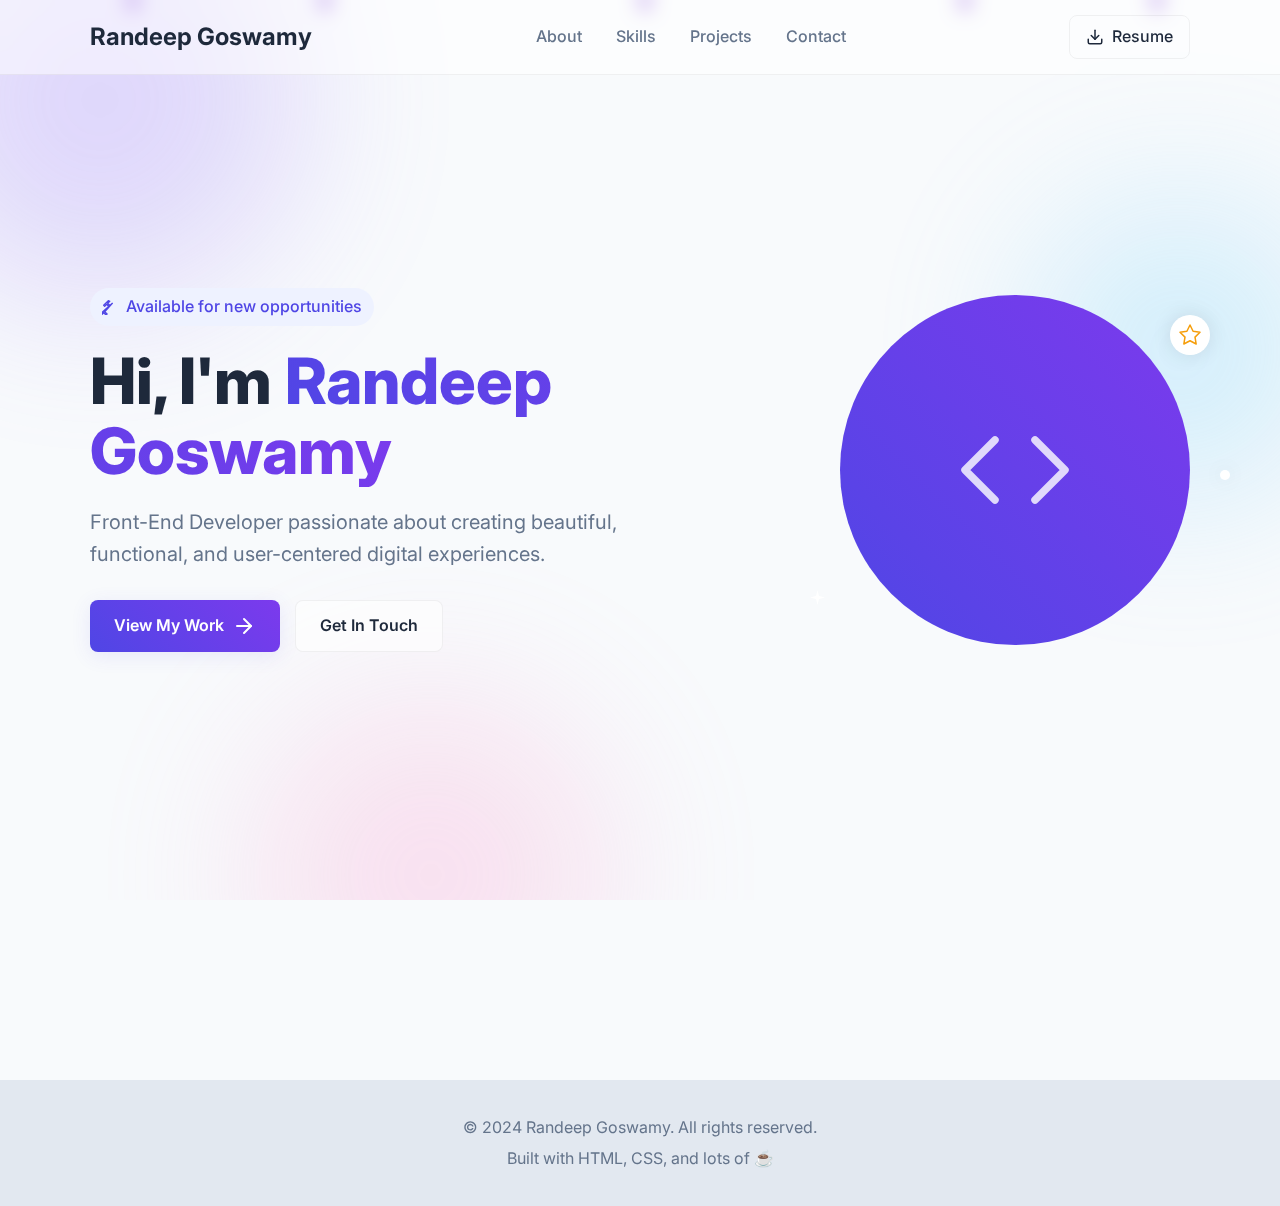
<file: index.html>
<!DOCTYPE html>
<html lang="en">
<head>
  <meta charset="UTF-8">
  <meta name="viewport" content="width=device-width, initial-scale=1.0">
  <title>Randeep Goswamy - Front-End Developer</title>
  <link rel="stylesheet" href="style.css">
  <link href="https://fonts.googleapis.com/css2?family=Inter:wght@400;500;600;700;800&display=swap" rel="stylesheet">
</head>
<body>

  <!-- Animated Background -->
  <div class="background-container">
    <div class="blob blob1"></div>
    <div class="blob blob2"></div>
    <div class="blob blob3"></div>
    <div id="particles-container"></div>
  </div>

  <!-- Header -->
  <header class="header-fixed">
    <div class="container">
      <nav>
        <a href="#" class="logo">Randeep Goswamy</a>
        <div class="nav-links">
          <a href="about.html" target="_blank">About</a>
          <a href="skills.html" target="_blank">Skills</a>
          <a href="projects.html" target="_blank">Projects</a>
          <a href="contact.html" target="_blank">Contact</a>
        </div>
        <a href="#" class="resume-button">
          <svg xmlns="http://www.w3.org/2000/svg" width="24" height="24" viewBox="0 0 24 24" fill="none" stroke="currentColor" stroke-width="2" stroke-linecap="round" stroke-linejoin="round" class="icon"><path d="M21 15v4a2 2 0 0 1-2 2H5a2 2 0 0 1-2-2v-4"/><polyline points="7 10 12 15 17 10"/><line x1="12" y1="15" x2="12" y2="3"/></svg>
          <span>Resume</span>
        </a>
      </nav>
    </div>
  </header>

  <main>
    <!-- Hero Section -->
    <section id="hero" class="hero-section">
      <div class="container hero-content">
        <div class="hero-text">
          <div class="info-badge">
             <svg xmlns="http://www.w3.org/2000/svg" width="24" height="24" viewBox="0 0 24 24" fill="none" stroke="currentColor" stroke-width="2" stroke-linecap="round" stroke-linejoin="round" class="icon"><path d="M15.5 6.5-2 22.03l1.53 1.53 3.03-3.03 3.53 3.53 1.53-1.53-3.53-3.53 3.03-3.03ZM9.5 2.5l-7 7 1.53 1.53 3.03-3.03 3.53 3.53 1.53-1.53-3.53-3.53 3.03-3.03Z"/></svg>
            <span>Available for new opportunities</span>
          </div>
          <h1>Hi, I'm <span class="gradient-text">Randeep Goswamy</span></h1>
          <p>Front-End Developer passionate about creating beautiful, functional, and user-centered digital experiences.</p>
          <div class="hero-buttons">
            <a href="#projects" class="btn btn-primary">
              <span>View My Work</span>
              <svg xmlns="http://www.w3.org/2000/svg" width="24" height="24" viewBox="0 0 24 24" fill="none" stroke="currentColor" stroke-width="2" stroke-linecap="round" stroke-linejoin="round" class="icon"><line x1="5" y1="12" x2="19" y2="12"/><polyline points="12 5 19 12 12 19"/></svg>
            </a>
            <a href="#contact" class="btn btn-secondary">Get In Touch</a>
          </div>
        </div>
        <div class="hero-image-container">
          <div class="hero-circle">
            <svg xmlns="http://www.w3.org/2000/svg" width="100" height="100" viewBox="0 0 24 24" fill="none" stroke="currentColor" stroke-width="1.5" stroke-linecap="round" stroke-linejoin="round" class="icon"><polyline points="16 18 22 12 16 6"/><polyline points="8 6 2 12 8 18"/></svg>
          </div>
          <div class="hero-decoration star">
            <svg xmlns="http://www.w3.org/2000/svg" width="24" height="24" viewBox="0 0 24 24" fill="none" stroke="currentColor" stroke-width="1.5" stroke-linecap="round" stroke-linejoin="round" class="icon"><polygon points="12 2 15.09 8.26 22 9.27 17 14.14 18.18 21.02 12 17.77 5.82 21.02 7 14.14 2 9.27 8.91 8.26 12 2"/></svg>
          </div>
          <div class="hero-decoration plus"></div>
          <div class="hero-decoration dot"></div>
        </div>
      </div>
    </section>

<div class="particles">
  <!-- Create multiple particles -->
  <span style="left: 10%; animation-delay: 0s;"></span>
  <span style="left: 25%; animation-delay: 2s;"></span>
  <span style="left: 50%; animation-delay: 4s;"></span>
  <span style="left: 75%; animation-delay: 1s;"></span>
  <span style="left: 90%; animation-delay: 3s;"></span>
  <span style="left: 10%; animation-delay: 0s;"></span>
  <span style="left: 25%; animation-delay: 2s;"></span>
  <span style="left: 50%; animation-delay: 4s;"></span>
  <span style="left: 75%; animation-delay: 1s;"></span>
  <span style="left: 90%; animation-delay: 3s;"></span>
</div>

    
    

    
    
  <!-- Footer -->
  <footer>
    <div class="container">
      <p>© 2024 Randeep Goswamy. All rights reserved.</p>
      <p>Built with HTML, CSS, and lots of ☕</p>
    </div>
  </footer>

</body>
</html>
</file>
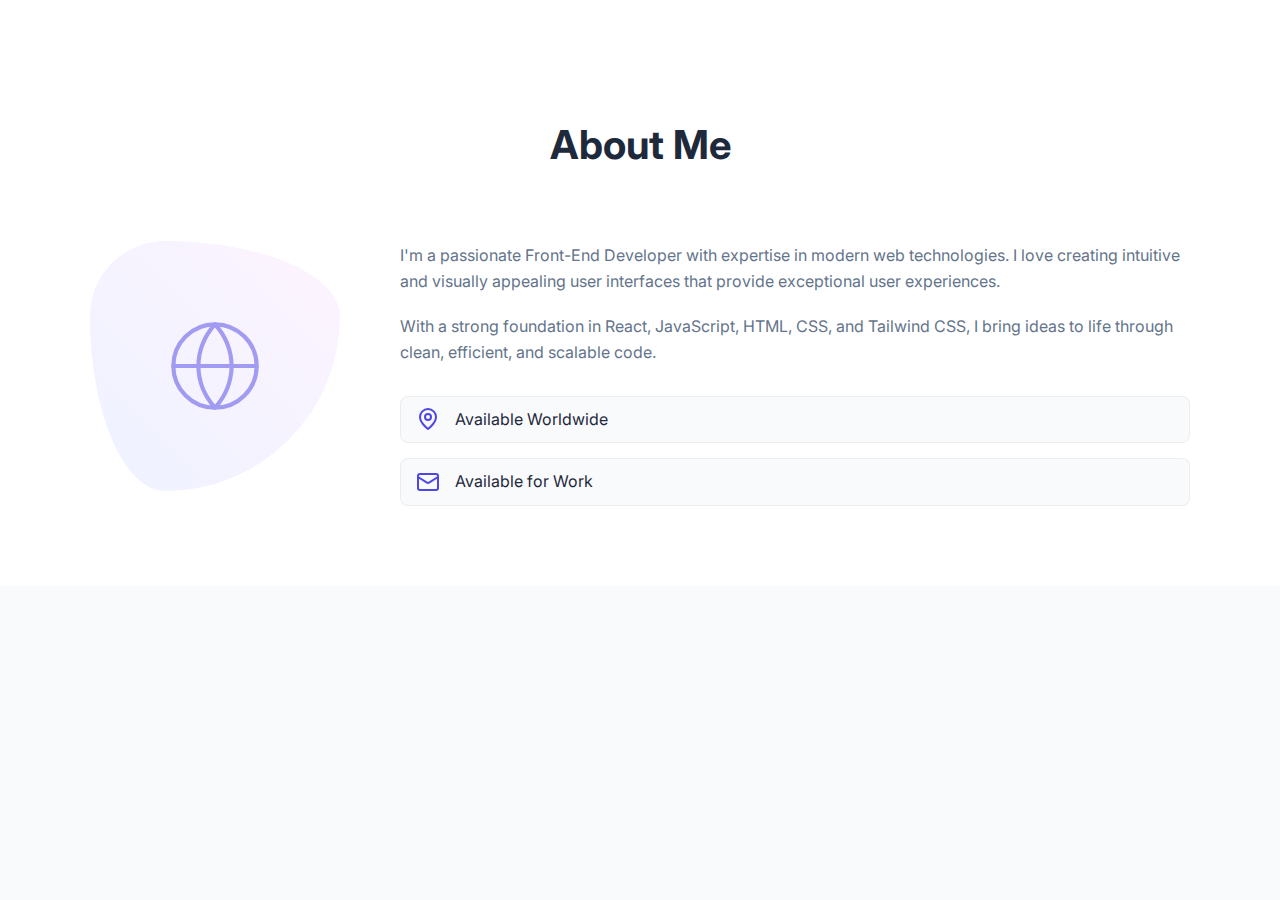
<file: about.html>
<!DOCTYPE html>
<html lang="en">
<head>
  <meta charset="UTF-8">
  <meta name="viewport" content="width=device-width, initial-scale=1.0">
  <title>Randeep Goswamy - Front-End Developer</title>
  <link rel="stylesheet" href="style.css">
  <link href="https://fonts.googleapis.com/css2?family=Inter:wght@400;500;600;700;800&display=swap" rel="stylesheet">
</head>
<body>

<!-- About Section -->
    <section id="about">
      <div class="container">
        <h2 class="section-title">About Me</h2>
        <div class="about-content">
          <div class="about-image">
            <svg xmlns="http://www.w3.org/2000/svg" width="100" height="100" viewBox="0 0 24 24" fill="none" stroke="currentColor" stroke-width="1" stroke-linecap="round" stroke-linejoin="round" class="icon"><circle cx="12" cy="12" r="10"/><line x1="2" y1="12" x2="22" y2="12"/><path d="M12 2a15.3 15.3 0 0 1 4 10 15.3 15.3 0 0 1-4 10 15.3 15.3 0 0 1-4-10 15.3 15.3 0 0 1 4-10z"/></svg>
          </div>
          <div class="about-text">
            <p>I'm a passionate Front-End Developer with expertise in modern web technologies. I love creating intuitive and visually appealing user interfaces that provide exceptional user experiences.</p>
            <p>With a strong foundation in React, JavaScript, HTML, CSS, and Tailwind CSS, I bring ideas to life through clean, efficient, and scalable code.</p>
            <div class="about-info">
              <div class="info-item">
                <svg xmlns="http://www.w3.org/2000/svg" width="24" height="24" viewBox="0 0 24 24" fill="none" stroke="currentColor" stroke-width="2" stroke-linecap="round" stroke-linejoin="round" class="icon"><path d="M20 10c0 6-8 12-8 12s-8-6-8-12a8 8 0 0 1 16 0Z"/><circle cx="12" cy="10" r="3"/></svg>
                <span>Available Worldwide</span>
              </div>
              <div class="info-item">
                <svg xmlns="http://www.w3.org/2000/svg" width="24" height="24" viewBox="0 0 24 24" fill="none" stroke="currentColor" stroke-width="2" stroke-linecap="round" stroke-linejoin="round" class="icon"><rect width="20" height="16" x="2" y="4" rx="2"/><path d="m22 7-8.97 5.7a1.94 1.94 0 0 1-2.06 0L2 7"/></svg>
                <span>Available for Work</span>
              </div>
            </div>
          </div>
        </div>
      </div>
    </section>
</body>
</html>
</file>
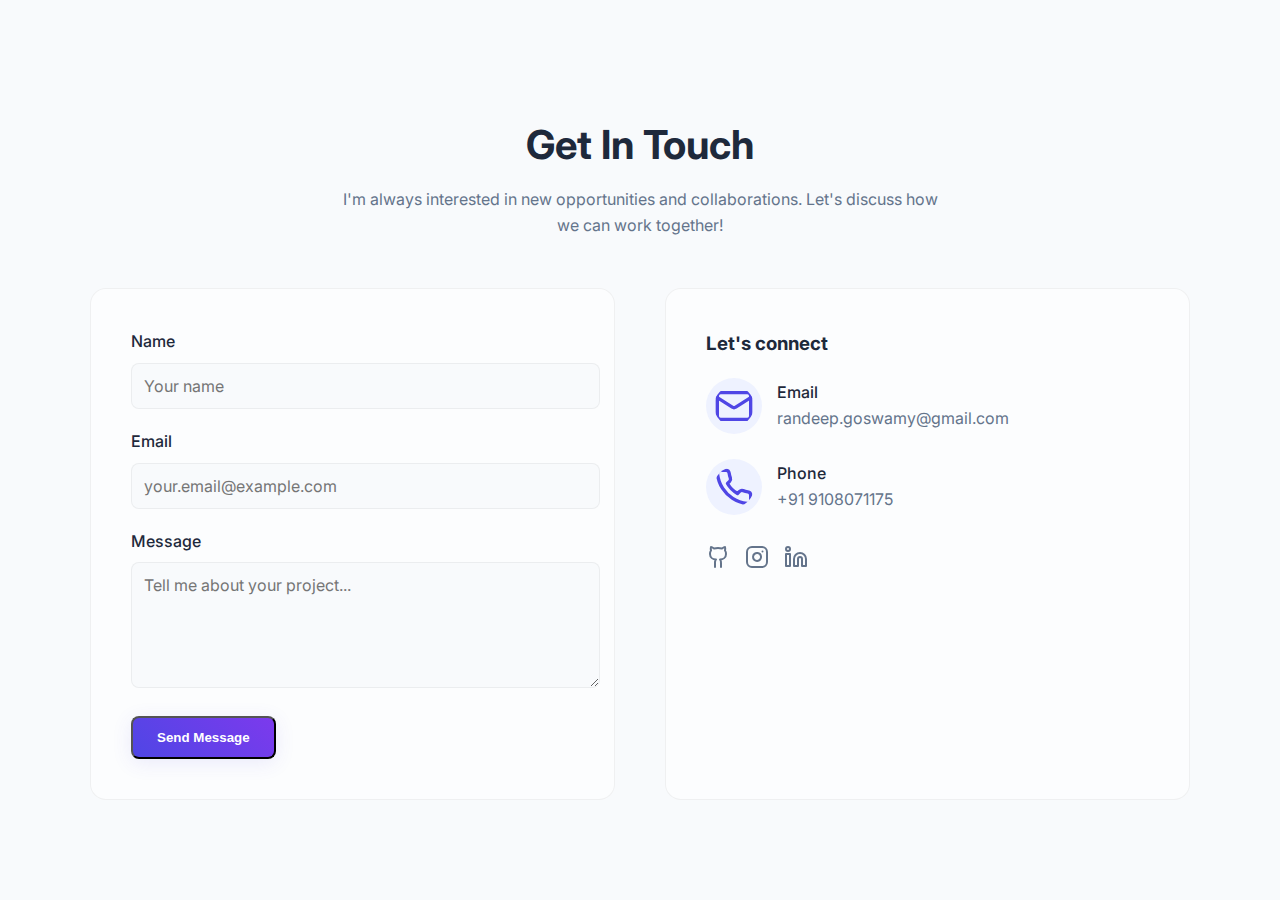
<file: contact.html>
<!DOCTYPE html>
<html lang="en">
<head>
  <meta charset="UTF-8">
  <meta name="viewport" content="width=device-width, initial-scale=1.0">
  <title>Randeep Goswamy - Front-End Developer</title>
  <link rel="stylesheet" href="style.css">
  <link href="https://fonts.googleapis.com/css2?family=Inter:wght@400;500;600;700;800&display=swap" rel="stylesheet">
</head>

<body>
<!-- Contact Section -->
    <section id="contact">
      <div class="container">
        <h2 class="section-title">Get In Touch</h2>
        <p class="section-subtitle">I'm always interested in new opportunities and collaborations. Let's discuss how we can work together!</p>
        <div class="contact-content">
          <div class="contact-form-container">
            <form class="contact-form">
              <div class="form-group">
                <label for="name">Name</label>
                <input type="text" id="name" name="name" placeholder="Your name" required>
              </div>
              <div class="form-group">
                <label for="email">Email</label>
                <input type="email" id="email" name="email" placeholder="your.email@example.com" required>
              </div>
              <div class="form-group">
                <label for="message">Message</label>
                <textarea id="message" name="message" rows="5" placeholder="Tell me about your project..." required></textarea>
              </div>
              <button type="submit" class="btn btn-primary">Send Message</button>
            </form>
          </div>
          <div class="contact-info">
            <h3>Let's connect</h3>
            <div class="contact-item">
              <svg xmlns="http://www.w3.org/2000/svg" width="24" height="24" viewBox="0 0 24 24" fill="none" stroke="currentColor" stroke-width="2" stroke-linecap="round" stroke-linejoin="round" class="icon"><rect width="20" height="16" x="2" y="4" rx="2"/><path d="m22 7-8.97 5.7a1.94 1.94 0 0 1-2.06 0L2 7"/></svg>
              <div>
                <p>Email</p>
                <a href="mailto:randeep.goswamy@gmail.com">randeep.goswamy@gmail.com</a>
              </div>
            </div>
            <div class="contact-item">
              <svg xmlns="http://www.w3.org/2000/svg" width="24" height="24" viewBox="0 0 24 24" fill="none" stroke="currentColor" stroke-width="2" stroke-linecap="round" stroke-linejoin="round" class="icon"><path d="M22 16.92v3a2 2 0 0 1-2.18 2 19.79 19.79 0 0 1-8.63-3.07 19.5 19.5 0 0 1-6-6 19.79 19.79 0 0 1-3.07-8.67A2 2 0 0 1 4.11 2h3a2 2 0 0 1 2 1.72 12.84 12.84 0 0 0 .7 2.81 2 2 0 0 1-.45 2.11L8.09 9.91a16 16 0 0 0 6 6l1.27-1.27a2 2 0 0 1 2.11-.45 12.84 12.84 0 0 0 2.81.7A2 2 0 0 1 22 16.92z"/></svg>
              <div>
                <p>Phone</p>
                <a href="tel:+15551234567">+91 9108071175</a>
              </div>
            </div>
            <div class="social-links">
                <a href="#"><svg xmlns="http://www.w3.org/2000/svg" width="24" height="24" viewBox="0 0 24 24" fill="none" stroke="currentColor" stroke-width="2" stroke-linecap="round" stroke-linejoin="round"><path d="M15 22v-4a4.8 4.8 0 0 0-1-3.5c3 0 6-2 6-5.5.08-1.25-.27-2.48-1-3.5.28-1.15.28-2.35 0-3.5 0 0-1 0-3 1.5-2.64-.5-5.36-.5-8 0C6 2 5 2 5 2c-.3 1.15-.3 2.35 0 3.5A5.403 5.403 0 0 0 4 9c0 3.5 3 5.5 6 5.5-.39.49-.68 1.05-.85 1.65-.17.6-.22 1.23-.15 1.85v4"/></svg></a>
                <a href="#"><svg xmlns="http://www.w3.org/2000/svg" width="24" height="24" viewBox="0 0 24 24" fill="none" stroke="currentColor" stroke-width="2" stroke-linecap="round" stroke-linejoin="round"><rect width="20" height="20" x="2" y="2" rx="5" ry="5"/><path d="M16 11.37A4 4 0 1 1 12.63 8 4 4 0 0 1 16 11.37z"/><line x1="17.5" y1="6.5" x2="17.51" y2="6.5"/></svg></a>
                <a href="#"><svg xmlns="http://www.w3.org/2000/svg" width="24" height="24" viewBox="0 0 24 24" fill="none" stroke="currentColor" stroke-width="2" stroke-linecap="round" stroke-linejoin="round"><path d="M16 8a6 6 0 0 1 6 6v7h-4v-7a2 2 0 0 0-2-2 2 2 0 0 0-2 2v7h-4v-7a6 6 0 0 1 6-6z"/><rect width="4" height="12" x="2" y="9"/><circle cx="4" cy="4" r="2"/></svg></a>
            </div>
          </div>
        </div>
      </div>
    </section>
  </main>
</body>
</html>
</file>
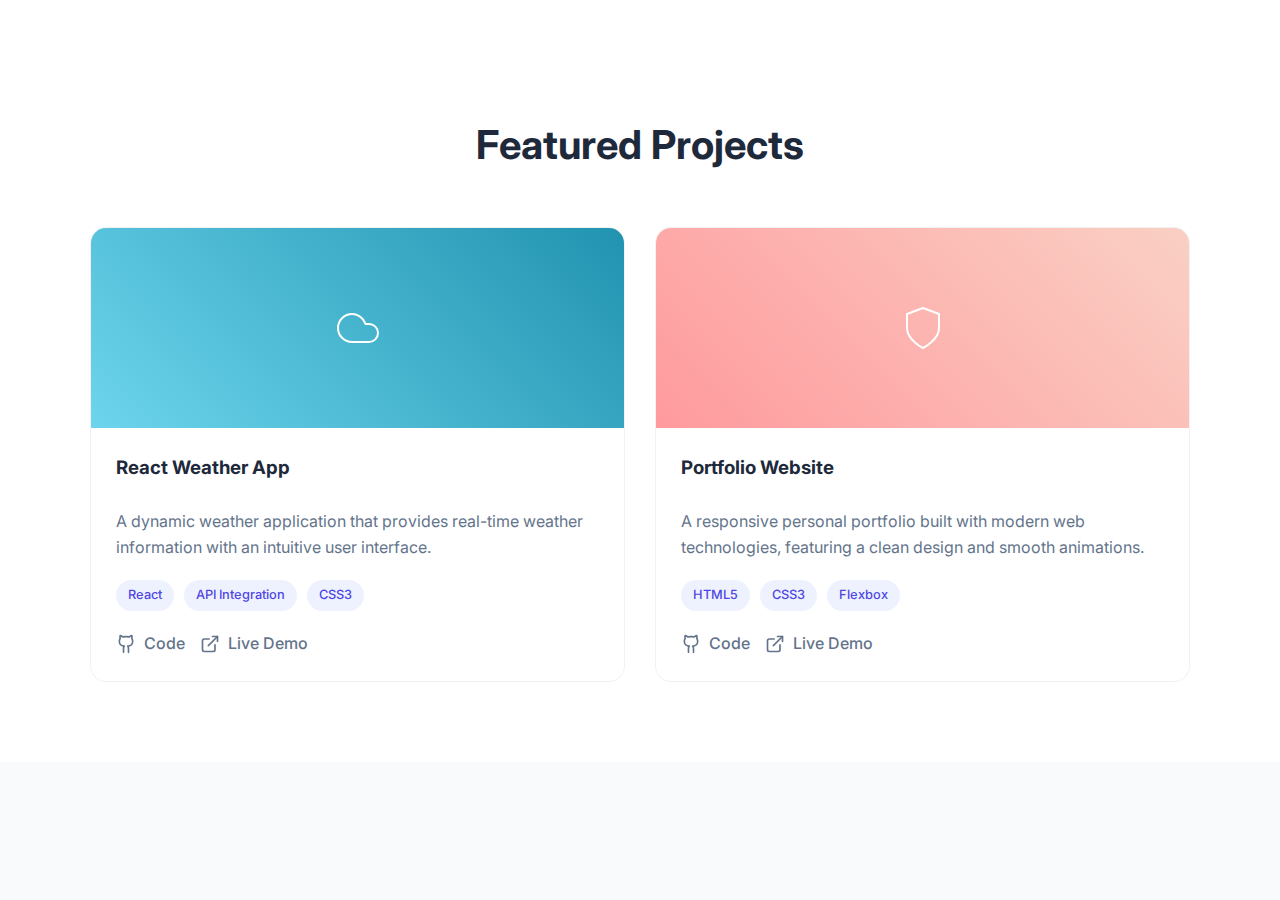
<file: projects.html>
<!DOCTYPE html>
<html lang="en">
<head>
  <meta charset="UTF-8">
  <meta name="viewport" content="width=device-width, initial-scale=1.0">
  <title>Randeep Goswamy - Front-End Developer</title>
  <link rel="stylesheet" href="style.css">
  <link href="https://fonts.googleapis.com/css2?family=Inter:wght@400;500;600;700;800&display=swap" rel="stylesheet">
</head>

<body>
<!-- Projects Section -->
    <section id="projects">
        <div class="container">
            <h2 class="section-title">Featured Projects</h2>
            <div class="projects-grid">
                <!-- Project 1 -->
                <div class="project-card">
                    <div class="project-image" style="background: linear-gradient(45deg, #6dd5ed, #2193b0);">
                        <svg xmlns="http://www.w3.org/2000/svg" width="48" height="48" viewBox="0 0 24 24" fill="none" stroke="#ffffff" stroke-width="1" stroke-linecap="round" stroke-linejoin="round"><path d="M17.5 19H9a7 7 0 1 1 6.71-9h1.79a4.5 4.5 0 1 1 0 9Z"/></svg>
                    </div>
                    <div class="project-content">
                        <h3>React Weather App</h3>
                        <p>A dynamic weather application that provides real-time weather information with an intuitive user interface.</p>
                        <div class="project-tech">
                            <span>React</span>
                            <span>API Integration</span>
                            <span>CSS3</span>
                        </div>
                        <div class="project-links">
                            <a href="#" class="project-link">
                                <svg xmlns="http://www.w3.org/2000/svg" width="20" height="20" viewBox="0 0 24 24" fill="none" stroke="currentColor" stroke-width="2" stroke-linecap="round" stroke-linejoin="round"><path d="M15 22v-4a4.8 4.8 0 0 0-1-3.5c3 0 6-2 6-5.5.08-1.25-.27-2.48-1-3.5.28-1.15.28-2.35 0-3.5 0 0-1 0-3 1.5-2.64-.5-5.36-.5-8 0C6 2 5 2 5 2c-.3 1.15-.3 2.35 0 3.5A5.403 5.403 0 0 0 4 9c0 3.5 3 5.5 6 5.5-.39.49-.68 1.05-.85 1.65-.17.6-.22 1.23-.15 1.85v4"/></svg>
                                Code
                            </a>
                            <a href="#" class="project-link">
                                <svg xmlns="http://www.w3.org/2000/svg" width="20" height="20" viewBox="0 0 24 24" fill="none" stroke="currentColor" stroke-width="2" stroke-linecap="round" stroke-linejoin="round"><path d="M18 13v6a2 2 0 0 1-2 2H5a2 2 0 0 1-2-2V8a2 2 0 0 1 2-2h6"/><polyline points="15 3 21 3 21 9"/><line x1="10" y1="14" x2="21" y2="3"/></svg>
                                Live Demo
                            </a>
                        </div>
                    </div>
                </div>
                <!-- Project 2 -->
                <div class="project-card">
                    <div class="project-image" style="background: linear-gradient(45deg, #ff9a9e, #fad0c4);">
                        <svg xmlns="http://www.w3.org/2000/svg" width="48" height="48" viewBox="0 0 24 24" fill="none" stroke="#ffffff" stroke-width="1" stroke-linecap="round" stroke-linejoin="round"><path d="M12 22s8-4 8-10V5l-8-3-8 3v7c0 6 8 10 8 10z"/></svg>
                    </div>
                    <div class="project-content">
                        <h3>Portfolio Website</h3>
                        <p>A responsive personal portfolio built with modern web technologies, featuring a clean design and smooth animations.</p>
                        <div class="project-tech">
                            <span>HTML5</span>
                            <span>CSS3</span>
                            <span>Flexbox</span>
                        </div>
                        <div class="project-links">
                            <a href="#" class="project-link">
                                <svg xmlns="http://www.w3.org/2000/svg" width="20" height="20" viewBox="0 0 24 24" fill="none" stroke="currentColor" stroke-width="2" stroke-linecap="round" stroke-linejoin="round"><path d="M15 22v-4a4.8 4.8 0 0 0-1-3.5c3 0 6-2 6-5.5.08-1.25-.27-2.48-1-3.5.28-1.15.28-2.35 0-3.5 0 0-1 0-3 1.5-2.64-.5-5.36-.5-8 0C6 2 5 2 5 2c-.3 1.15-.3 2.35 0 3.5A5.403 5.403 0 0 0 4 9c0 3.5 3 5.5 6 5.5-.39.49-.68 1.05-.85 1.65-.17.6-.22 1.23-.15 1.85v4"/></svg>
                                Code
                            </a>
                            <a href="#" class="project-link">
                                <svg xmlns="http://www.w3.org/2000/svg" width="20" height="20" viewBox="0 0 24 24" fill="none" stroke="currentColor" stroke-width="2" stroke-linecap="round" stroke-linejoin="round"><path d="M18 13v6a2 2 0 0 1-2 2H5a2 2 0 0 1-2-2V8a2 2 0 0 1 2-2h6"/><polyline points="15 3 21 3 21 9"/><line x1="10" y1="14" x2="21" y2="3"/></svg>
                                Live Demo
                            </a>
                        </div>
                    </div>
                </div>
            </div>
        </div>
    </section>
    </body>
</html>
</file>
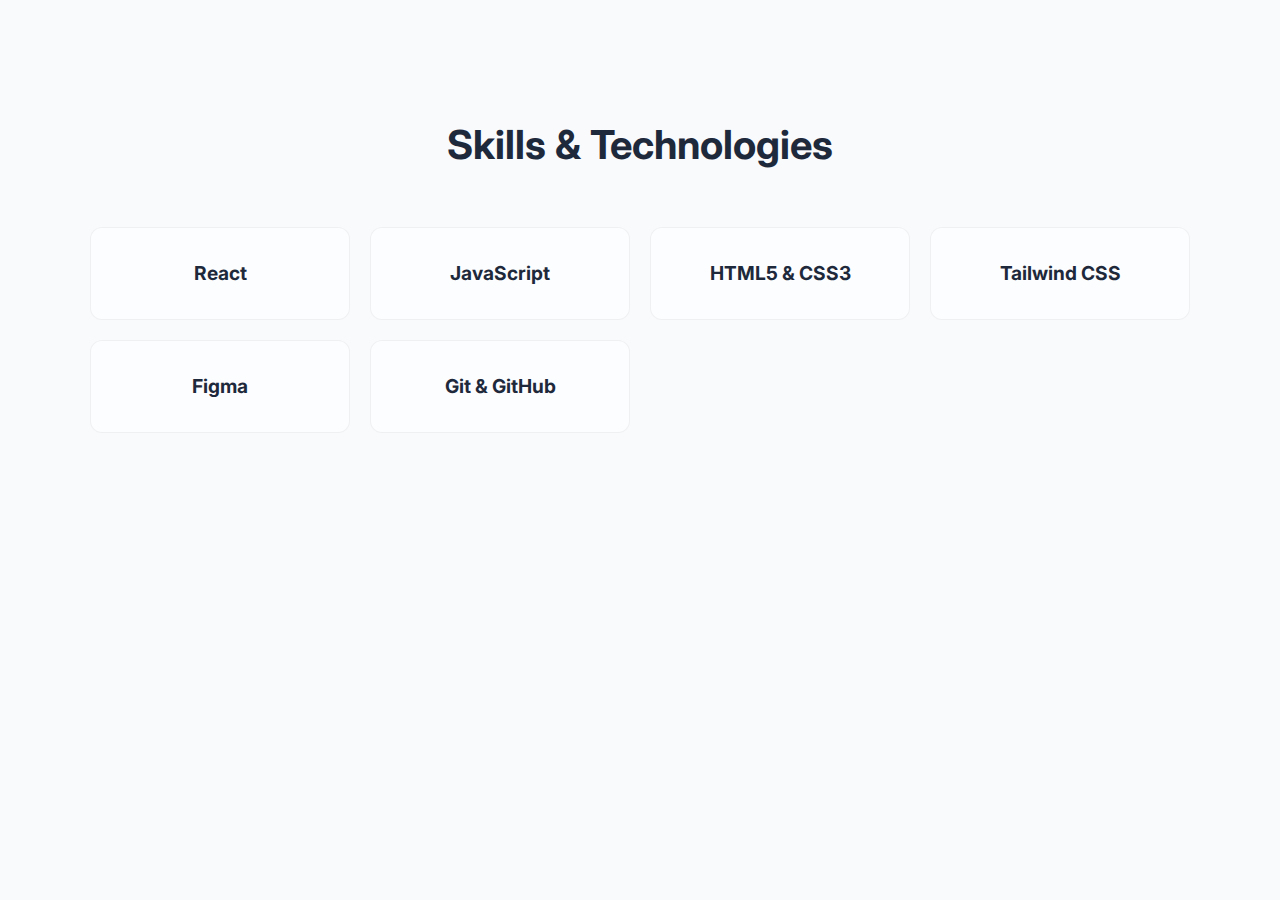
<file: skills.html>
<!DOCTYPE html>
<html lang="en">
<head>
  <meta charset="UTF-8">
  <meta name="viewport" content="width=device-width, initial-scale=1.0">
  <title>Randeep Goswamy - Front-End Developer</title>
  <link rel="stylesheet" href="style.css">
  <link href="https://fonts.googleapis.com/css2?family=Inter:wght@400;500;600;700;800&display=swap" rel="stylesheet">
</head>
<body>

<!-- Skills Section -->
    <section id="skills">
      <div class="container">
        <h2 class="section-title">Skills & Technologies</h2>
        <div class="skills-grid">
          <div class="skill-card"><h3>React</h3></div>
          <div class="skill-card"><h3>JavaScript</h3></div>
          <div class="skill-card"><h3>HTML5 & CSS3</h3></div>
          <div class="skill-card"><h3>Tailwind CSS</h3></div>
          <div class="skill-card"><h3>Figma</h3></div>
          <div class="skill-card"><h3>Git & GitHub</h3></div>
        </div>
      </div>
    </section>
    </body>
    </html>
</file>
<file: style.css>
:root {
  --primary-color: #4f46e5;
  --secondary-color: #7c3aed;
  --background-color: #f8fafc;
  --text-color: #1e293b;
  --light-text-color: #64748b;
  --card-background: rgba(255, 255, 255, 0.6);
  --border-color: rgba(0, 0, 0, 0.05);
  --shadow-color: rgba(79, 70, 229, 0.1);
}

html {
  scroll-behavior: smooth;
}

body {
  font-family: 'Inter', sans-serif;
  background-color: var(--background-color);
  color: var(--text-color);
  margin: 0;
  line-height: 1.6;
  overflow-x: hidden;
}

.container {
  max-width: 1100px;
  margin: 0 auto;
  padding: 0 20px;
}

/* --- Animated Background --- */
.background-container {
  position: fixed;
  top: 0;
  left: 0;
  width: 100%;
  height: 100%;
  z-index: -1;
  overflow: hidden;
}

.blob {
  position: absolute;
  border-radius: 50%;
  filter: blur(80px);
  opacity: 0.3;
  animation: float 20s infinite alternate;
}

.blob1 {
  width: 400px;
  height: 400px;
  top: -100px;
  left: -100px;
  background: #a78bfa;
}

.blob2 {
  width: 300px;
  height: 300px;
  top: 200px;
  right: -50px;
  background: #7dd3fc;
  animation-duration: 25s;
}

.blob3 {
    width: 350px;
    height: 350px;
    bottom: -150px;
    left: 20%;
    background: #f9a8d4;
    animation-duration: 15s;
}

@keyframes float {
  0% { transform: translateY(0) translateX(0) scale(1); }
  100% { transform: translateY(100px) translateX(50px) scale(1.1); }
}

.particles {
  position: absolute;
  width: 100%;
  height: 100%;
  top: 0;
  left: 0;
}

.particles span {
  position: absolute;
  width: 10px;
  height: 10px;
  background: rgb(116, 42, 212);
  border-radius: 50%;
  animation: floatUp 5s linear infinite;
}

@keyframes floatUp {
  0% {
    transform: translateY(100vh) scale(0.5);
    opacity: 0;
  }
  50% {
    opacity: 1;
  }
  100% {
    transform: translateY(-10vh) scale(1);
    opacity: 0;
  }
}


/* --- Header --- */
.header-fixed {
  position: fixed;
  top: 0;
  left: 0;
  width: 100%;
  z-index: 100;
  padding: 15px 0;
  background: rgba(255, 255, 255, 0.5);
  backdrop-filter: blur(10px);
  border-bottom: 1px solid var(--border-color);
  transition: all 0.3s ease;
}

.header-fixed nav {
  display: flex;
  justify-content: space-between;
  align-items: center;
}

.logo {
  font-weight: 700;
  font-size: 1.5rem;
  text-decoration: none;
  color: var(--text-color);
}

.nav-links a {
  margin: 0 15px;
  text-decoration: none;
  color: var(--light-text-color);
  font-weight: 500;
  transition: color 0.3s ease;
}

.nav-links a:hover {
  color: var(--primary-color);
}

.resume-button {
  display: flex;
  align-items: center;
  gap: 8px;
  padding: 8px 16px;
  border: 1px solid var(--border-color);
  border-radius: 8px;
  text-decoration: none;
  color: var(--text-color);
  font-weight: 500;
  transition: all 0.3s ease;
}

.resume-button:hover {
  background-color: #f1f5f9;
  box-shadow: 0 2px 10px var(--shadow-color);
}

.resume-button .icon {
  width: 18px;
  height: 18px;
}

/* --- Hero Section --- */
.hero-section {
  min-height: 100vh;
  display: flex;
  align-items: center;
  padding-top: 20px;
}

.hero-content {
  display: flex;
  justify-content: space-between;
  align-items: center;
  gap: 40px;
}

.hero-text {
  max-width: 50%;
}

.info-badge {
  display: inline-flex;
  align-items: center;
  gap: 8px;
  padding: 6px 12px;
  background-color: #eef2ff;
  color: var(--primary-color);
  border-radius: 999px;
  font-weight: 500;
  margin-bottom: 20px;
}

.info-badge .icon {
    width: 16px;
    height: 16px;
    color: var(--primary-color);
}

h1 {
  font-size: 4rem;
  font-weight: 800;
  line-height: 1.1;
  margin: 0 0 20px;
}

.gradient-text {
  background: linear-gradient(45deg, var(--primary-color), var(--secondary-color));
  -webkit-background-clip: text;
  background-clip: text;
  -webkit-text-fill-color: transparent;
}

.hero-text p {
  font-size: 1.25rem;
  color: var(--light-text-color);
  margin-bottom: 30px;
}

.hero-buttons {
  display: flex;
  gap: 15px;
}

.btn {
  padding: 12px 24px;
  border-radius: 8px;
  text-decoration: none;
  font-weight: 600;
  transition: all 0.3s ease;
  display: inline-flex;
  align-items: center;
  gap: 8px;
}

.btn-primary {
  background: linear-gradient(45deg, var(--primary-color), var(--secondary-color));
  color: white;
  box-shadow: 0 4px 20px var(--shadow-color);
}

.btn-primary:hover {
  transform: translateY(-2px);
  box-shadow: 0 6px 25px var(--shadow-color);
}

.btn-secondary {
  background-color: var(--card-background);
  color: var(--text-color);
  border: 1px solid var(--border-color);
}

.btn-secondary:hover {
  background-color: #f1f5f9;
}

.hero-image-container {
  position: relative;
  width: 350px;
  height: 350px;
  display: flex;
  align-items: center;
  justify-content: center;
}

.hero-circle {
  width: 100%;
  height: 100%;
  border-radius: 50%;
  background: linear-gradient(45deg, var(--primary-color), var(--secondary-color));
  display: flex;
  align-items: center;
  justify-content: center;
  animation: float 8s infinite alternate ease-in-out;
}

.hero-circle .icon {
  width: 120px;
  height: 120px;
  color: rgba(255, 255, 255, 0.8);
  animation: spin-slow 15s infinite linear;
}

.hero-decoration {
    position: absolute;
    background-color: white;
    border-radius: 50%;
    box-shadow: 0 0 20px rgba(0,0,0,0.1);
}

.hero-decoration.star {
    width: 40px;
    height: 40px;
    top: 20px;
    right: -20px;
    display: flex;
    align-items: center;
    justify-content: center;
    color: #f59e0b;
    animation: float 6s infinite alternate-reverse ease-in-out;
}
.hero-decoration.star .icon {
    width: 24px;
    height: 24px;
}

.hero-decoration.plus {
    width: 15px;
    height: 15px;
    bottom: 40px;
    left: -30px;
    clip-path: polygon(50% 0%, 60% 40%, 100% 50%, 60% 60%, 50% 100%, 40% 60%, 0% 50%, 40% 40%);
    animation: float 7s infinite alternate ease-in-out;
}

.hero-decoration.dot {
    width: 10px;
    height: 10px;
    top: 50%;
    right: -40px;
    animation: float 5s infinite alternate ease-in-out;
}

@keyframes spin-slow {
  from { transform: rotate(0deg); }
  to { transform: rotate(360deg); }
}

/* --- General Section Styling --- */
section {
  padding: 80px 0;
}

.section-title {
  font-size: 2.5rem;
  font-weight: 700;
  text-align: center;
  margin-bottom: 10px;
}

.section-subtitle {
    text-align: center;
    color: var(--light-text-color);
    max-width: 600px;
    margin: 0 auto 50px;
}

/* --- About Section --- */
#about {
    background-color: #ffffff;
}
.about-content {
  display: flex;
  align-items: center;
  gap: 60px;
  margin-top: 50px;
}
.about-image {
  flex-shrink: 0;
  width: 250px;
  height: 250px;
  background: linear-gradient(45deg, #eef2ff, #fdf4ff);
  border-radius: 30% 70% 70% 30% / 30% 30% 70% 70%;
  display: flex;
  align-items: center;
  justify-content: center;
  animation: float 10s infinite alternate ease-in-out;
}
.about-image .icon {
    width: 100px;
    height: 100px;
    color: var(--primary-color);
    opacity: 0.5;
}
.about-text p {
  margin-bottom: 20px;
  color: var(--light-text-color);
}
.about-info {
    margin-top: 30px;
    display: flex;
    flex-direction: column;
    gap: 15px;
}
.info-item {
    display: flex;
    align-items: center;
    gap: 15px;
    background-color: var(--background-color);
    padding: 10px 15px;
    border-radius: 8px;
    border: 1px solid var(--border-color);
}
.info-item .icon {
    color: var(--primary-color);
}

/* --- Skills Section --- */
.skills-grid {
  display: grid;
  grid-template-columns: repeat(auto-fit, minmax(250px, 1fr));
  gap: 20px;
  margin-top: 50px;
}

.skill-card {
  background: var(--card-background);
  padding: 30px;
  border-radius: 12px;
  border: 1px solid var(--border-color);
  text-align: center;
  transition: all 0.3s ease;
}

.skill-card:hover {
  transform: translateY(-5px);
  box-shadow: 0 8px 30px var(--shadow-color);
  background-color: white;
}

.skill-card h3 {
  margin: 0;
  font-size: 1.2rem;
}

/* --- Projects Section --- */
#projects {
    background-color: #ffffff;
}
.projects-grid {
    display: grid;
    grid-template-columns: 1fr 1fr;
    gap: 30px;
    margin-top: 50px;
}
.project-card {
    background: var(--card-background);
    border-radius: 16px;
    border: 1px solid var(--border-color);
    overflow: hidden;
    transition: all 0.3s ease;
    display: flex;
    flex-direction: column;
}
.project-card:hover {
    transform: translateY(-5px);
    box-shadow: 0 10px 40px var(--shadow-color);
    background-color: white;
}
.project-image {
    height: 200px;
    display: flex;
    align-items: center;
    justify-content: center;
}
.project-content {
    padding: 25px;
    flex-grow: 1;
    display: flex;
    flex-direction: column;
}
.project-content h3 {
    margin: 0 0 10px;
}
.project-content p {
    color: var(--light-text-color);
    flex-grow: 1;
    margin-bottom: 20px;
}
.project-tech {
    display: flex;
    flex-wrap: wrap;
    gap: 10px;
    margin-bottom: 20px;
}
.project-tech span {
    background-color: #eef2ff;
    color: var(--primary-color);
    padding: 5px 12px;
    border-radius: 999px;
    font-size: 0.8rem;
    font-weight: 500;
}
.project-links {
    display: flex;
    gap: 15px;
    margin-top: auto;
}
.project-link {
    display: flex;
    align-items: center;
    gap: 8px;
    text-decoration: none;
    color: var(--light-text-color);
    font-weight: 500;
}
.project-link:hover {
    color: var(--primary-color);
}

/* --- Contact Section --- */
.contact-content {
    display: grid;
    grid-template-columns: 1fr 1fr;
    gap: 50px;
    margin-top: 50px;
}
.contact-form-container, .contact-info {
    background: var(--card-background);
    padding: 40px;
    border-radius: 16px;
    border: 1px solid var(--border-color);
}
.contact-form .form-group {
    margin-bottom: 20px;
}
.contact-form label {
    display: block;
    margin-bottom: 8px;
    font-weight: 500;
}
.contact-form input, .contact-form textarea {
    width: 100%;
    padding: 12px;
    border-radius: 8px;
    border: 1px solid var(--border-color);
    background-color: #f8fafc;
    font-family: 'Inter', sans-serif;
    font-size: 1rem;
}
.contact-form input:focus, .contact-form textarea:focus {
    outline: none;
    border-color: var(--primary-color);
    box-shadow: 0 0 0 3px rgba(79, 70, 229, 0.2);
}
.contact-form textarea {
    resize: vertical;
}
.contact-info h3 {
    margin-top: 0;
}
.contact-item {
    display: flex;
    align-items: center;
    gap: 15px;
    margin-bottom: 25px;
}
.contact-item .icon {
    width: 40px;
    height: 40px;
    padding: 8px;
    background-color: #eef2ff;
    color: var(--primary-color);
    border-radius: 50%;
}
.contact-item p {
    margin: 0;
    font-weight: 500;
}
.contact-item a {
    color: var(--light-text-color);
    text-decoration: none;
}
.contact-item a:hover {
    text-decoration: underline;
}
.social-links {
    display: flex;
    gap: 15px;
    margin-top: 30px;
}
.social-links a {
    color: var(--light-text-color);
    transition: color 0.3s ease;
}
.social-links a:hover {
    color: var(--primary-color);
}

/* --- Footer --- */
footer {
  background-color: #e2e8f0;
  text-align: center;
  padding: 30px 0;
  margin-top: 80px;
  color: var(--light-text-color);
}
footer p {
    margin: 5px 0;
}

/* --- Responsive Design --- */
@media (max-width: 992px) {
    .hero-content {
        flex-direction: column-reverse;
        text-align: center;
    }
    .hero-text {
        max-width: 100%;
    }
    .hero-buttons {
        justify-content: center;
    }
    .about-content {
        flex-direction: column;
    }
    .projects-grid, .contact-content {
        grid-template-columns: 1fr;
    }
}

@media (max-width: 768px) {
    .nav-links {
        display: none;
    }
    h1 {
        font-size: 3rem;
    }
    .hero-text p {
        font-size: 1.1rem;
    }
}
</file>
